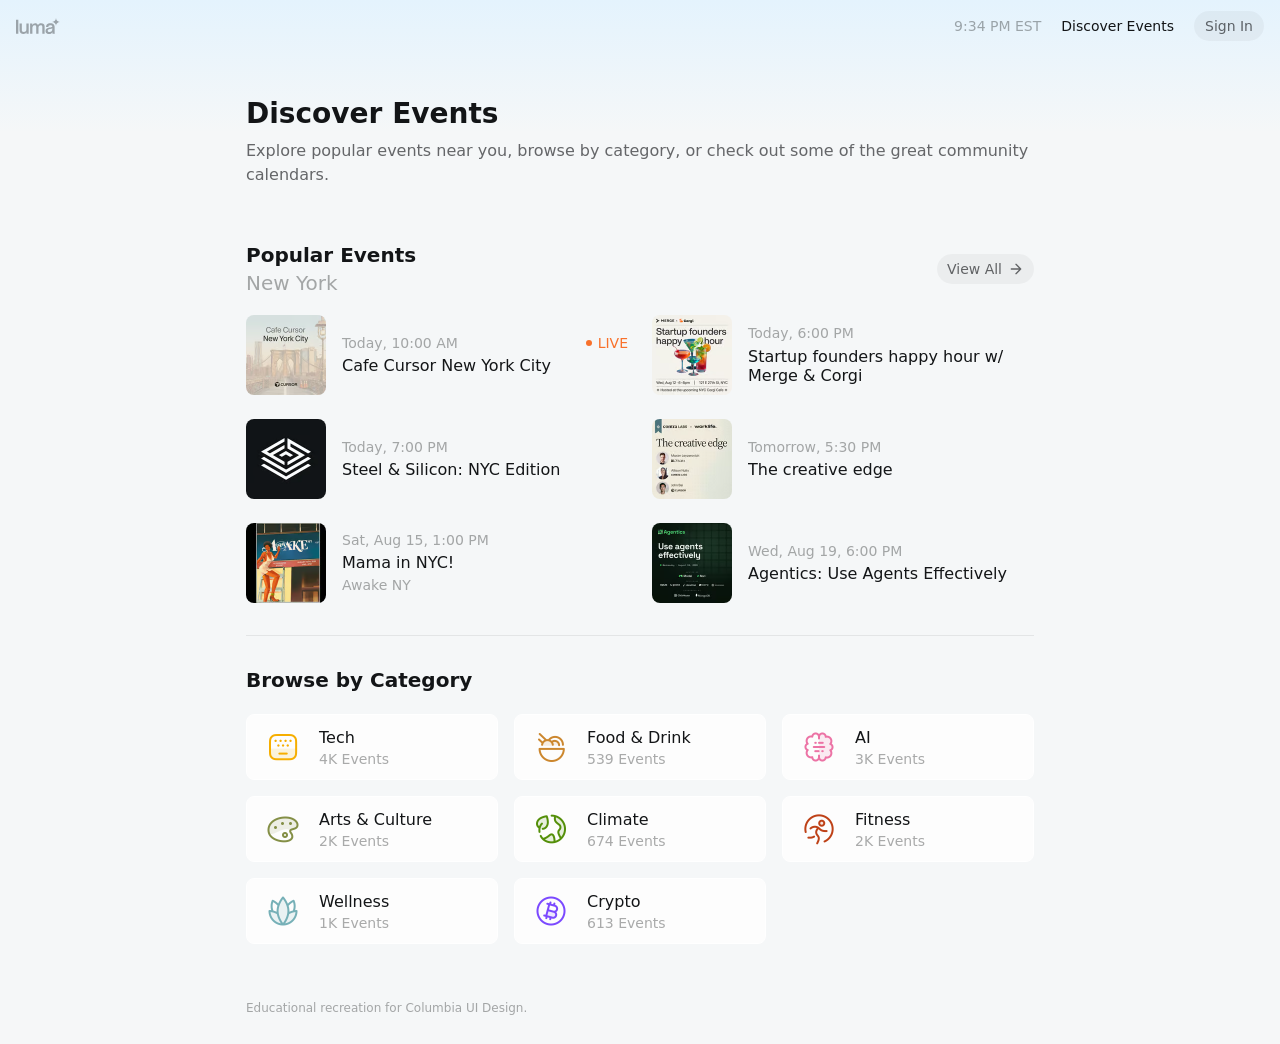
<file: index.html>
<!doctype html>
<html lang="en">
  <head>
    <meta charset="UTF-8" />
    <meta name="viewport" content="width=device-width, initial-scale=1.0" />
    <meta name="description" content="A fictional Lu.ma-style event interface for teaching UI and coding concepts." />
    <title>Lu.ma Teaching Build</title>
    <link rel="icon" href="assets/images/favicon.svg" type="image/svg+xml" sizes="any" />
    <link rel="stylesheet" href="styles.css?v=10" />
    <script src="app.js" defer></script>
  </head>
  <body>
    <a class="skip-link" href="#app">Skip to main content</a>
    <header class="site-header">
      <a class="wordmark" href="#discover" aria-label="Luma home">
        <svg viewBox="0 0 724 264" aria-hidden="true"><path fill="currentColor" d="M38.53 260.65H.43V27.86h38.1zm86.46 2.77c-42.25 0-66.48-22.96-66.48-63V89.33h38.1v108.28c0 23.61 8.7 32.39 32.12 32.39 30.35 0 42.73-14.54 42.73-50.17v-90.5h38.1v171.33h-36.54v-29.91c-4.99 22.98-27.12 32.67-48.03 32.67m347.2-2.77H434.4V149.87c0-22.5-7.01-30.87-25.88-30.87-24.28 0-37.11 14.45-37.11 41.79v99.86h-37.79V149.87c0-21.93-7.23-30.87-24.94-30.87-31.59 0-38.05 32.96-38.05 41.79v99.86h-38.1V89.33h36.54v29.96c6.49-21.02 27.02-33.71 47.72-33.71 20.69 0 38.09 7.9 45.64 33.71 10.13-26.76 28.35-33.71 50.15-33.71 37.88 0 59.61 18.88 59.61 51.81zm76.65 2.77c-52.62 0-61.55-33.45-61.55-50.52 0-20.1 8.83-38.21 27.93-45.55 8.41-3.11 16.52-5.43 24.84-7.1 7.33-1.47 18.64-3.03 26.91-4.17l2.73-.38c14.38-2 29.67-9.21 29.67-18.62 0-16-20.51-18.39-32.74-18.39-13.87 0-23.64 3.57-27.53 10.05-3.49 6.46-3.73 7.97-4.62 13.6l-.62 4.43h-38.1l.68-5.61c1.35-11.14 3.41-19.03 6.48-24.83 10.54-20.39 31.77-30.75 63.08-30.75 26.11 0 44.63 8.23 53.26 15.94 5.31 4.6 9.1 9.84 11.89 16.46 5.84 12.36 6.32 20.63 6.32 29.4v86.43c0 8.07.78 14.97 2.31 20.5l1.76 6.35h-38.91l-.7-4.19c-.5-2.96-.67-19.75-.88-26.23-8.99 23.61-28.27 33.18-52.21 33.18m50.53-93.72c-7.97 6.11-20.47 9.6-38.62 13.23-31.27 5.78-36.54 13.06-36.54 27.22 0 12.5 10.63 20.26 27.75 20.26 33.23 0 47.41-15.48 47.41-51.77zm124.2-105.51C688.46 64.19 660 35.73 660 .62c0 35.11-28.46 63.57-63.57 63.57 35.11 0 63.57 28.46 63.57 63.57 0-35.11 28.46-63.57 63.57-63.57" /></svg>
      </a>
      <nav class="site-nav" aria-label="Primary navigation">
        <span class="current-time" id="current-time" aria-hidden="true"></span>
        <a href="#discover" data-nav="discover">Discover Events</a>
        <a class="quiet-button" href="events.html">Sign In</a>
      </nav>
    </header>

    <main id="app" tabindex="-1"></main>

    <p class="sr-only" id="status-message" aria-live="polite" aria-atomic="true"></p>

    <footer class="site-footer"><p>Educational recreation for Columbia UI Design.</p></footer>
  </body>
</html>
</file>
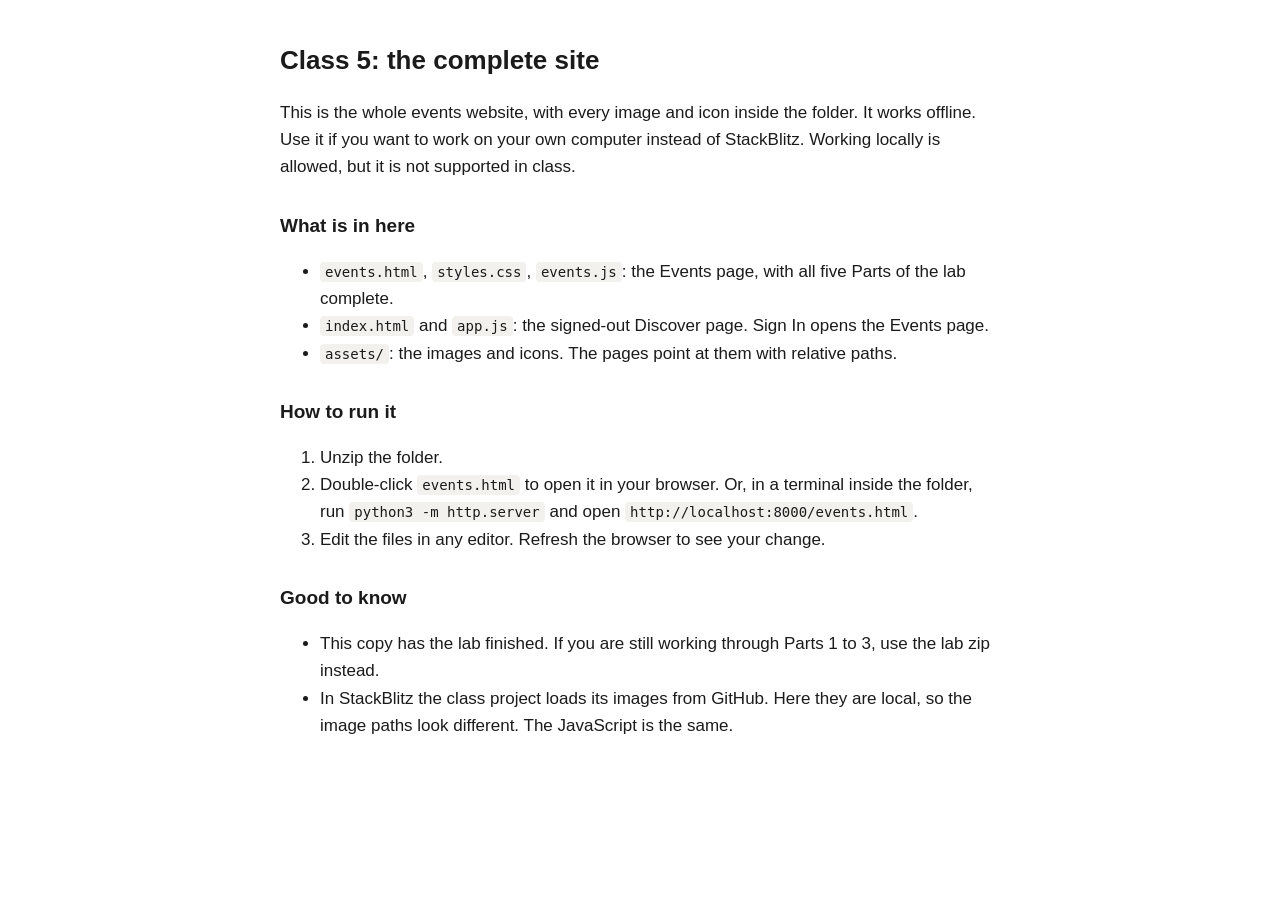
<file: README.html>
<!doctype html><html lang="en"><head><meta charset="utf-8"><meta name="viewport" content="width=device-width,initial-scale=1"><title>Complete site: read me</title>
<style>body{font:17px/1.6 -apple-system,Segoe UI,Helvetica,Arial,sans-serif;max-width:720px;margin:40px auto;padding:0 20px;color:#1b1b1b}code{font:14px Menlo,Consolas,monospace;background:#f2f1ee;padding:2px 5px;border-radius:4px}h1{font-size:26px}h2{font-size:19px;margin-top:30px}@media (prefers-color-scheme:dark){body{background:#16181b;color:#e8e6e1}code{background:#2a2d31}}</style></head><body>
<h1>Class 5: the complete site</h1>
<p>This is the whole events website, with every image and icon inside the folder. It works offline. Use it if you want to work on your own computer instead of StackBlitz. Working locally is allowed, but it is not supported in class.</p>
<h2>What is in here</h2>
<ul><li><code>events.html</code>, <code>styles.css</code>, <code>events.js</code>: the Events page, with all five Parts of the lab complete.</li>
<li><code>index.html</code> and <code>app.js</code>: the signed-out Discover page. Sign In opens the Events page.</li>
<li><code>assets/</code>: the images and icons. The pages point at them with relative paths.</li></ul>
<h2>How to run it</h2>
<ol><li>Unzip the folder.</li><li>Double-click <code>events.html</code> to open it in your browser. Or, in a terminal inside the folder, run <code>python3 -m http.server</code> and open <code>http://localhost:8000/events.html</code>.</li><li>Edit the files in any editor. Refresh the browser to see your change.</li></ol>
<h2>Good to know</h2>
<ul><li>This copy has the lab finished. If you are still working through Parts 1 to 3, use the lab zip instead.</li><li>In StackBlitz the class project loads its images from GitHub. Here they are local, so the image paths look different. The JavaScript is the same.</li></ul>
</body></html>
</file>
<file: styles.css>
/*
  Lu.ma teaching build stylesheet

  1. Foundations: tokens, reset, type roles, and accessibility utilities
  2. Discover reference: signed-out page and supporting views
  3. Events reference: Class 2 responsive timeline
  4. Invitation panel: Class 5 interaction states

  Keep reusable values in :root and prefer component classes over element or ID
  selectors. Responsive rules stay beside the component they adapt so students
  can connect each layout decision to its narrow-screen behavior.
*/

/* 1. Foundations: tokens, reset, type roles, and accessibility utilities. */
:root {
  --ink: rgb(19, 21, 23);
  --secondary: rgba(19, 21, 23, 0.64);
  --tertiary: rgba(19, 21, 23, 0.36);
  --line: rgba(19, 21, 23, 0.08);
  --button: rgba(19, 21, 23, 0.04);
  --page: #f6f7f8;
  --content: 788px;
  --focus-ring: #276dd8;
  --duration-hover: 140ms;
  --duration-panel: 320ms;
  --duration-scrim: 180ms;
  --ease-panel: cubic-bezier(.22, 1, .36, 1);
  --type-body-size: 16px;
  --type-body-line-height: 24px;
  --type-body-small-size: 14px;
  --type-body-small-line-height: 20px;
  --type-regular-weight: 400;
  --type-medium-weight: 500;
  --type-semibold-weight: 600;
  --type-button-size: 14px;
  --type-button-line-height: 20px;
  --type-button-weight: var(--type-regular-weight);
  font-family: system-ui, -apple-system, "Apple Color Emoji", Inter, Roboto, "Segoe UI", "Helvetica Neue", Arial, "Noto Sans", sans-serif;
  font-optical-sizing: auto;
  font-synthesis: none;
  color: var(--ink);
  background: var(--page);
}

* { box-sizing: border-box; }

html { scroll-behavior: smooth; }

body {
  min-width: 320px;
  min-height: 100vh;
  margin: 0;
  color: var(--ink);
  background: linear-gradient(180deg, #e4f3fd 0, #f5f7f8 132px, #f5f7f8 100%);
  font-size: var(--type-body-size);
  font-weight: var(--type-regular-weight);
  line-height: var(--type-body-line-height);
  letter-spacing: 0;
}

/* Shared type roles used by the approved Events page and its invitation panel. */
.type-body,
.type-body-small,
.type-medium,
.type-semibold {
  font-size: var(--type-body-size);
  line-height: var(--type-body-line-height);
  letter-spacing: 0;
}

.type-body { font-weight: var(--type-regular-weight); }
.type-body-small {
  font-size: var(--type-body-small-size);
  font-weight: var(--type-regular-weight);
  line-height: var(--type-body-small-line-height);
}
.type-medium { font-weight: var(--type-medium-weight); }
.type-semibold { font-weight: var(--type-semibold-weight); }

body.has-dialog-open { overflow: hidden; }

button, input, select { font: inherit; }
button {
  font-size: var(--type-button-size);
  font-weight: var(--type-button-weight);
  line-height: var(--type-button-line-height);
}
button, a { -webkit-tap-highlight-color: transparent; }
a { color: inherit; }
img { display: block; }

:focus-visible {
  outline: 3px solid var(--focus-ring);
  outline-offset: 3px;
}

.sr-only {
  position: absolute;
  width: 1px;
  height: 1px;
  padding: 0;
  margin: -1px;
  overflow: hidden;
  clip: rect(0, 0, 0, 0);
  white-space: nowrap;
  border: 0;
}

.skip-link {
  position: fixed;
  z-index: 20;
  top: 10px;
  left: 10px;
  padding: 8px 12px;
  border-radius: 8px;
  color: white;
  background: #1f4f88;
  transform: translateY(-150%);
}

.skip-link:focus { transform: translateY(0); }

/* 2. Discover reference: header, event list, and category cards. */
.site-header {
  width: 100%;
  height: 52px;
  padding: 12px 16px;
  display: flex;
  align-items: center;
  justify-content: space-between;
}

.wordmark {
  width: 43.875px;
  height: 16px;
  display: block;
  color: var(--tertiary);
}

.wordmark svg { width: 100%; height: 100%; display: block; }

.wordmark,
.quiet-button,
.view-all,
.event-cover {
  transition: color 140ms ease, background-color 140ms ease, box-shadow 160ms ease, transform 160ms ease;
}

.site-nav {
  height: 30px;
  display: flex;
  align-items: center;
  justify-content: flex-end;
  gap: 20px;
  color: var(--tertiary);
  font-size: 14px;
  font-weight: 500;
  line-height: 21px;
}

.site-nav a {
  text-decoration: none;
  transition: color 140ms ease;
}

.site-nav a[aria-current="page"] { color: var(--ink); }

.quiet-button {
  min-width: 66.953px;
  height: 30px;
  padding: 7px 10px;
  display: inline-flex;
  align-items: center;
  justify-content: center;
  border: 1px solid transparent;
  border-radius: 15px;
  color: var(--secondary);
  background: var(--button);
  font-size: var(--type-button-size);
  font-weight: var(--type-button-weight);
  line-height: var(--type-button-line-height);
  cursor: pointer;
}

main {
  min-height: calc(100vh - 52px);
}

.discover-header,
.discover-description,
.discover-content,
.standard-page {
  width: min(calc(100% - 32px), var(--content));
  margin-inline: auto;
}

.discover-header { padding-top: 45px; }

.page-heading {
  margin: 0;
  color: var(--ink);
  font-size: 28px;
  font-weight: 600;
  line-height: 33.6px;
  letter-spacing: 0;
}

.discover-description {
  padding-top: 8px;
  padding-bottom: 24px;
  margin-bottom: 8px;
  color: var(--secondary);
  font-size: 16px;
  font-weight: 400;
  line-height: 24px;
  letter-spacing: 0;
}

.discover-description p { margin: 0; }

.section-heading-row {
  height: 52px;
  margin: 32px 0 20px;
  display: flex;
  align-items: center;
  justify-content: space-between;
  gap: 8px;
}

.section-heading-row h2,
.category-section h2 {
  margin: 0;
  color: var(--ink);
  font-size: 20px;
  font-weight: 600;
  line-height: 24px;
  letter-spacing: 0;
}

.section-heading-row p {
  margin: 0;
  padding-top: 4px;
  color: var(--tertiary);
  font-size: 20px;
  font-weight: 400;
  line-height: 24px;
  letter-spacing: 0;
}

.view-all {
  height: 30px;
  padding: 7px 10px;
  display: flex;
  align-items: center;
  gap: 6px;
  border-radius: 16px;
  color: var(--secondary);
  background: var(--button);
  text-decoration: none;
  font-size: var(--type-button-size);
  font-weight: var(--type-button-weight);
  line-height: var(--type-button-line-height);
}

.view-all svg { width: 16px; height: 16px; }

.event-scroll { overflow: visible; }

.event-grid {
  margin: -12px 0;
  display: grid;
  grid-template-columns: repeat(2, minmax(0, 382px));
  column-gap: 24px;
}

.event-card {
  min-width: 0;
  height: 104px;
  padding: 12px 8px;
  margin: 0 -8px;
  position: relative;
  display: flex;
  align-items: center;
  gap: 16px;
  border-radius: 8px;
}

.event-link {
  position: absolute;
  inset: 0;
  z-index: 1;
  border-radius: 8px;
}

.event-cover {
  width: 80px;
  height: 80px;
  flex: 0 0 80px;
  display: block;
  border-radius: 8px;
  object-fit: cover;
  background: white;
}

.event-copy { min-width: 0; flex: 1; }

.event-time {
  margin: 0 0 4px;
  color: var(--tertiary);
  font-size: 14px;
  font-weight: 400;
  line-height: 18.2px;
  letter-spacing: 0;
}

.event-title {
  margin: 0;
  display: -webkit-box;
  overflow: hidden;
  -webkit-box-orient: vertical;
  -webkit-line-clamp: 2;
  color: var(--ink);
  font-size: 16px;
  font-weight: 500;
  line-height: 19.2px;
  letter-spacing: 0;
}

.event-location {
  margin: 4px 0 0;
  overflow: hidden;
  color: var(--tertiary);
  text-overflow: ellipsis;
  white-space: nowrap;
  font-size: 14px;
  line-height: 18.2px;
}

.event-live {
  margin-left: auto;
  align-self: flex-start;
  padding-top: 19px;
  display: flex;
  align-items: center;
  color: rgb(248, 113, 43);
  white-space: nowrap;
  font-size: 14px;
  font-weight: 500;
  line-height: 18.2px;
}

.event-live::before {
  content: "";
  width: 6px;
  height: 6px;
  margin-right: 6px;
  display: block;
  border-radius: 50%;
  background: rgb(248, 113, 43);
  animation: event-live-badge-blink 2s ease infinite;
}

@keyframes event-live-badge-blink {
  0%, 100% { opacity: 1; }
  50% { opacity: 0; }
}

@media (prefers-reduced-motion: reduce) {
  .event-live::before { animation: none; }
}

.category-section {
  margin-top: 32px;
  padding-top: 32px;
  border-top: 1px solid var(--line);
}

.category-grid {
  margin-top: 22px;
  display: grid;
  grid-template-columns: repeat(3, 1fr);
  gap: 16px;
}

.category-card {
  height: 66px;
  padding: 10px 12px;
  display: flex;
  align-items: center;
  gap: 12px;
  border: 1px solid white;
  border-radius: 8px;
  background: rgba(255, 255, 255, 0.8);
  text-decoration: none;
  transition: background-color 140ms ease, border-color 140ms ease, box-shadow 160ms ease;
}

.category-card img {
  width: 48px;
  height: 48px;
  flex: 0 0 48px;
  object-fit: contain;
}
.category-card span, .category-card strong, .category-card small { display: block; }
.category-card strong {
  color: var(--ink);
  font-size: 16px;
  font-weight: 500;
  line-height: 24px;
  letter-spacing: 0;
}

.category-card small {
  color: var(--tertiary);
  font-size: 14px;
  font-weight: 400;
  line-height: 18.2px;
  letter-spacing: 0;
}

@media (hover: hover) and (pointer: fine) {
  .wordmark:hover { color: var(--ink); }
  .site-nav a:not(.quiet-button):hover { color: rgba(19, 21, 23, 0.99); }
  .quiet-button:hover,
  .view-all:hover { color: white; background: rgba(19, 21, 23, 0.6); }
  .event-card:hover .event-cover { box-shadow: 0 10px 26px rgba(19, 21, 23, 0.16); transform: translateY(-1px); }
  .category-card:hover {
    border-color: rgba(19, 21, 23, 0.12);
    background: rgba(255, 255, 255, 0.98);
    box-shadow: 0 4px 10px rgba(19, 21, 23, 0.06);
  }
}

.site-footer {
  width: min(calc(100% - 32px), var(--content));
  margin: 52px auto 24px;
  color: var(--tertiary);
  font-size: 12px;
}

/* 2a. Discover supporting views: saved events, details, and RSVP form. */
.standard-page { padding-top: 44px; }
.standard-page .page-intro { max-width: 620px; margin: 8px 0 32px; color: var(--secondary); }
.empty-state { padding: 40px 24px; border: 1px solid var(--line); border-radius: 16px; background: rgba(255,255,255,.55); text-align: center; }
.empty-state h2 { margin: 0 0 8px; }
.empty-state p { margin: 0 0 18px; color: var(--secondary); }
.primary-button, .secondary-button { min-height: 42px; padding: 10px 16px; border: 1px solid transparent; border-radius: 12px; display: inline-grid; place-items: center; font-size: var(--type-button-size); font-weight: var(--type-button-weight); line-height: var(--type-button-line-height); text-decoration: none; cursor: pointer; }
.primary-button { color: white; background: #526965; }
.secondary-button { color: var(--secondary); background: var(--button); border-color: var(--line); }
.detail-layout { width: min(calc(100% - 32px), 930px); margin: 44px auto 0; display: grid; grid-template-columns: 330px minmax(0, 1fr); gap: 34px; align-items: start; }
.detail-aside { position: sticky; top: 18px; }
.hero-cover { width: 100%; aspect-ratio: 1; display: block; border-radius: 20px; object-fit: cover; }
.host-card { padding: 18px 4px; }
.eyebrow { margin: 0 0 4px; color: var(--tertiary); font-size: 13px; }
.host-name { margin: 0; font-weight: 600; }
.host-description { margin: 12px 0 0; color: var(--secondary); font-size: 14px; line-height: 20px; }
.back-link { display: inline-block; margin-bottom: 16px; color: var(--secondary); text-decoration: none; }
.detail-title { margin: 0 0 24px; font-size: 40px; font-weight: 600; line-height: 44px; }
.fact-list { margin-bottom: 24px; display: grid; gap: 14px; }
.fact { padding-left: 0; }
.fact strong, .fact span { display: block; }
.fact span { margin-top: 2px; color: var(--secondary); font-size: 14px; }
.fact-icon { display: none; }
.registration-card { overflow: hidden; border: 1px solid var(--line); border-radius: 16px; background: rgba(255,255,255,.7); }
.registration-card > h2 { margin: 0; padding: 12px 16px; border-bottom: 1px solid var(--line); color: var(--secondary); background: var(--button); font-size: 14px; font-weight: 500; }
.registration-body { padding: 18px; }
.registration-body p { margin: 0 0 16px; }
.registration-actions { margin-top: 10px; display: grid; grid-template-columns: 1fr; gap: 10px; }
.rsvp-form { display: grid; gap: 13px; }
.form-row { display: grid; grid-template-columns: 1fr 120px; gap: 12px; }
.field { display: grid; gap: 6px; }
.field label { font-size: 13px; font-weight: 600; }
.field input, .field select { width: 100%; min-height: 42px; padding: 9px 11px; border: 1px solid rgba(19,21,23,.16); border-radius: 10px; background: white; }
.form-error { margin: 0; color: #9d3030; font-size: 13px; font-weight: 600; }
.confirmation strong { display: block; margin-bottom: 4px; }
.about-section { margin-top: 26px; }
.about-section h2 { padding-bottom: 10px; border-bottom: 1px solid var(--line); font-size: 16px; }
.about-section p { line-height: 25px; }

@media (max-width: 720px) {
  .current-time { display: none; }
  .site-nav { gap: 14px; }
  .discover-header { padding-top: 22px; }
  .discover-description { padding-bottom: 20px; }
  .section-heading-row { margin-top: 12px; }
  .event-scroll { width: calc(100vw - 16px); overflow-x: auto; overflow-y: hidden; scrollbar-width: none; }
  .event-scroll::-webkit-scrollbar { display: none; }
  .event-grid { width: 680px; grid-template-columns: repeat(2, 328px); column-gap: 24px; }
  .event-card { width: 328px; }
  .event-copy { max-width: 216px; }
  .event-live { display: none; }
  .category-grid { grid-template-columns: repeat(2, 1fr); }
  .detail-layout { margin-top: 18px; grid-template-columns: 1fr; }
  .detail-aside { position: static; }
  .host-card { display: none; }
  .detail-title { font-size: 32px; line-height: 35px; }
}

@media (max-width: 460px) {
  .site-header { padding-inline: 16px; }
  .discover-header, .discover-description, .discover-content, .standard-page { width: calc(100% - 32px); }
  .view-all { flex: 0 0 auto; }
  .form-row { grid-template-columns: 1fr; }
}

@media (prefers-reduced-motion: reduce) { html { scroll-behavior: auto; } }

/* 3. Events reference: approved Class 2 responsive timeline. */
.events-page {
  --events-content: 788px;
  --events-control-size: 40px;
  --events-header-height: 54px;
  --events-header-height-compact: 46px;
  --events-relative-day-size: 16px;
  --events-relative-day-weight: 500;
  --events-relative-day-line-height: 24px;
  --events-calendar-date-size: 16px;
  --events-calendar-date-weight: 500;
  --events-calendar-date-line-height: 24px;
  background: linear-gradient(180deg, #e4f3fd 0, #f6f7f8 118px, #f6f7f8 100%);
}

.events-site-header {
  width: 100%;
  height: var(--events-header-height);
  padding: 0 16px 0 8px;
  position: sticky;
  z-index: 18;
  top: 0;
  display: flex;
  align-items: center;
  justify-content: space-between;
  gap: 24px;
  border-bottom: 1px solid transparent;
  color: var(--tertiary);
  background: transparent;
  box-shadow: none;
  backdrop-filter: blur(0) saturate(1);
  -webkit-backdrop-filter: blur(0) saturate(1);
  font-size: 14px;
  font-weight: 500;
  line-height: 21px;
}

/* The header gains its divider and translucent surface only after scrolling. */

@keyframes events-header-scroll-state {
  to {
    border-bottom-color: rgba(19, 21, 23, .08);
    background: linear-gradient(180deg, rgba(228, 243, 253, .94), rgba(235, 244, 249, .9));
    box-shadow: 0 1px 0 rgba(255, 255, 255, .45);
    backdrop-filter: blur(16px) saturate(1.08);
    -webkit-backdrop-filter: blur(16px) saturate(1.08);
  }
}

@supports (animation-timeline: scroll()) {
  .events-site-header {
    animation: events-header-scroll-state 1ms linear both;
    animation-timeline: scroll(root block);
    animation-range: 1px 2px;
  }
}

.events-primary-nav,
.events-account-nav {
  display: flex;
  align-items: center;
}

.events-primary-nav {
  gap: 20px;
  position: absolute;
  top: 50%;
  left: max(40px, calc((100% - var(--events-content)) / 2));
  transform: translateY(-50%);
}
.events-account-nav {
  gap: 18px;
  margin-left: auto;
}

.events-primary-nav a,
.events-account-nav a {
  color: inherit;
  text-decoration: none;
}

.events-home-mark,
.icon-link,
.profile-link {
  display: grid;
  place-items: center;
}

.icon-link,
.profile-link {
  width: var(--events-control-size);
  height: var(--events-control-size);
  border-radius: 50%;
  background: transparent;
  transition: background-color var(--duration-hover) ease;
}

.events-home-mark {
  width: 20px;
  height: 20px;
  position: absolute;
  top: 50%;
  left: 8px;
  transform: translateY(-50%);
}
.events-home-mark img {
  width: 18px;
  height: 18px;
  opacity: .34;
  transition: opacity var(--duration-hover) ease;
}

.events-nav-link {
  display: flex;
  align-items: center;
  gap: 6px;
}

.events-nav-link img {
  width: 18px;
  height: 18px;
  opacity: .45;
  transition: opacity var(--duration-hover) ease;
}

.events-nav-link.is-current {
  color: var(--ink);
}

.events-nav-link.is-current img {
  opacity: 1;
}

.events-account-nav time {
  color: var(--tertiary);
}

.icon-link {
  position: relative;
}

.icon-link img {
  width: 19px;
  height: 19px;
  opacity: .5;
  transition: opacity var(--duration-hover) ease;
}

.has-notification::after {
  content: "";
  width: 7px;
  height: 7px;
  position: absolute;
  top: 7px;
  right: 7px;
  border-radius: 50%;
  background: #f14242;
}

.profile-link {
  overflow: visible;
}

.profile-link img {
  width: 24px;
  height: 24px;
  object-fit: cover;
  border: 3px solid white;
  border-radius: 50%;
  background: var(--ink);
}

.events-main {
  width: min(calc(100% - 32px), var(--events-content));
  margin-inline: auto;
  padding: 31px 0 88px;
}

/* Timeline layout: date rail, connecting line, and responsive event cards. */

.events-title-row {
  min-height: 48px;
  display: flex;
  align-items: flex-start;
  justify-content: space-between;
  gap: 24px;
}

.events-title-row h1 {
  margin: 0;
  color: var(--ink);
  font-size: 28px;
  font-weight: 600;
  line-height: 33.6px;
}

.event-view-switcher {
  width: 174px;
  height: 36px;
  padding: 2px;
  display: grid;
  grid-template-columns: 1fr 1fr;
  border-radius: 10px;
  background: rgba(19, 21, 23, .035);
}

.event-view-switcher a,
.event-view-switcher span {
  display: grid;
  place-items: center;
  border-radius: 8px;
  color: var(--tertiary);
  text-decoration: none;
  font-size: 14px;
  font-weight: 500;
  line-height: 20px;
  transition: color var(--duration-hover) ease;
}

.event-view-switcher a.is-selected {
  color: var(--ink);
  background: rgba(255, 255, 255, .92);
  box-shadow: 0 1px 3px rgba(19, 21, 23, .1);
}

.event-timeline {
  margin-top: 40px;
}

.event-day-group {
  min-height: 228px;
  position: relative;
  display: grid;
  grid-template-columns: 145px 1fr;
  column-gap: 30px;
}

.event-day-label {
  padding-top: 1px;
}

.event-day-heading {
  margin: 0;
  color: var(--ink);
  letter-spacing: 0;
}

.event-day-heading--relative {
  font-size: var(--events-relative-day-size);
  font-weight: var(--events-relative-day-weight);
  line-height: var(--events-relative-day-line-height);
}

.event-day-heading--calendar {
  font-size: var(--events-calendar-date-size);
  font-weight: var(--events-calendar-date-weight);
  line-height: var(--events-calendar-date-line-height);
}

.event-day-label p {
  margin: 3px 0 0;
  color: var(--tertiary);
  font-size: 16px;
  font-weight: 400;
  line-height: 24px;
  letter-spacing: 0;
}

.event-day-group::before {
  content: "";
  width: 1px;
  position: absolute;
  top: 11px;
  bottom: 0;
  left: 145px;
  background: repeating-linear-gradient(
    to bottom,
    rgba(19, 21, 23, .075) 0 3px,
    transparent 3px 7px
  );
}

.event-day-group:not(:last-child)::before {
  bottom: -11px;
}

.timeline-dot {
  width: 8px;
  height: 8px;
  position: absolute;
  z-index: 2;
  top: 7px;
  left: 141.5px;
  border-radius: 50%;
  background: rgba(19, 21, 23, .18);
}

.timeline-event-card {
  min-width: 0;
  height: 178px;
  padding: 16px 14px 16px 18px;
  position: relative;
  display: flex;
  justify-content: space-between;
  gap: 24px;
  overflow: hidden;
  border: 1px solid transparent;
  border-radius: 12px;
  background: rgba(255, 255, 255, .68);
  transition: border-color 160ms ease, box-shadow 160ms ease, background-color 160ms ease;
}

.timeline-event-link {
  position: absolute;
  z-index: 2;
  inset: 0;
  border-radius: 12px;
}

.timeline-event-copy {
  min-width: 0;
  flex: 1;
}

.timeline-event-copy > time {
  display: block;
  margin-bottom: 7px;
  color: var(--tertiary);
  font-size: 16px;
  font-weight: 400;
  line-height: 24px;
}

.timeline-event-copy h3 {
  max-width: 430px;
  margin: 0 0 8px;
  color: var(--ink);
  font-size: 20px;
  font-weight: 500;
  line-height: 24px;
  letter-spacing: 0;
}

.event-host,
.event-place {
  min-width: 0;
  margin: 0;
  display: flex;
  align-items: center;
  gap: 7px;
  overflow: hidden;
  color: var(--tertiary);
  text-overflow: ellipsis;
  white-space: nowrap;
  font-size: 16px;
  font-weight: 400;
  line-height: 24px;
  letter-spacing: 0;
}

.event-place {
  margin-top: 4px;
}

.event-place img {
  width: 16px;
  height: 16px;
  flex: 0 0 16px;
  opacity: .46;
}

.host-avatar {
  width: 17px;
  height: 17px;
  flex: 0 0 17px;
  overflow: hidden;
  border-radius: 50%;
}

.host-avatar img {
  width: 100%;
  height: 100%;
  object-fit: cover;
}

.avatar-stack-row {
  gap: 5px;
}

.avatar-stack,
.attendee-stack {
  display: flex;
  align-items: center;
}

.avatar-stack {
  flex: 0 0 auto;
}
.avatar-stack img,
.attendee-stack img {
  width: 17px;
  height: 17px;
  margin-left: -5px;
  border: 1px solid white;
  border-radius: 50%;
  object-fit: cover;
}

.avatar-stack img:first-child,
.attendee-stack img:first-child {
  margin-left: 0;
}

.invitation-status {
  min-height: 22px;
  padding: 2px 8px;
  margin-top: 13px;
  display: inline-grid;
  place-items: center;
  border-radius: 4px;
  color: white;
  background: #1769ed;
  font-size: 13px;
  font-weight: 500;
  line-height: 18px;
}

.invitation-status.is-going {
  color: rgba(255, 255, 255, .92);
  background: rgb(126, 181, 119);
}

.invitation-status.is-declined {
  color: var(--secondary);
  background: rgba(19, 21, 23, .1);
}

.status-and-attendees {
  margin-top: 13px;
  display: flex;
  align-items: center;
  gap: 8px;
}

.status-and-attendees .invitation-status {
  margin-top: 0;
}

.attendee-stack span {
  height: 20px;
  padding: 1px 6px;
  margin-left: -3px;
  display: grid;
  place-items: center;
  border-radius: 10px;
  color: var(--secondary);
  background: rgba(19, 21, 23, .045);
  font-size: 11px;
  line-height: 18px;
}

.timeline-event-image {
  width: 120px;
  height: 120px;
  flex: 0 0 120px;
  display: block;
  border-radius: 10px;
  object-fit: cover;
}

@media (hover: hover) and (pointer: fine) {
  .events-primary-nav a:hover,
  .events-account-nav a:hover { color: var(--ink); }
  .event-view-switcher span:hover { color: var(--ink); }
  .events-nav-link:not(.is-current):hover img { opacity: .72; }
  .events-home-mark:hover img { opacity: .92; }
  .icon-link:hover,
  .profile-link:hover { background: rgba(19, 21, 23, .065); }
  .icon-link:hover img { opacity: .82; }
  .timeline-event-card:hover {
    border-color: rgba(19, 21, 23, .16);
    background: rgba(255, 255, 255, .83);
    box-shadow: 0 10px 26px rgba(19, 21, 23, .055);
  }
}

@media (max-width: 720px) {
  .events-site-header { height: var(--events-header-height-compact); padding: 3px 24px; }
  .events-home-mark,
  .events-account-nav time,
  .events-account-nav > a:not(.profile-link) { display: none; }
  .events-primary-nav {
    --events-label-shift: 50px;
    --calendars-label-shift: 72px;
    gap: 12px;
    position: static;
    transform: none;
  }
  .events-account-nav { gap: 0; }
  .events-nav-link {
    width: 32px;
    height: 32px;
    position: relative;
    justify-content: center;
    gap: 0;
    transition:
      color var(--duration-hover) ease,
      transform 180ms cubic-bezier(.2, .8, .2, 1);
  }
  .events-nav-link img { width: 21px; height: 21px; }
  .events-nav-link span {
    width: max-content;
    padding-left: 6px;
    position: absolute;
    top: 50%;
    left: 100%;
    display: block;
    opacity: 0;
    pointer-events: none;
    white-space: nowrap;
    transform: translate(-4px, -50%);
    transition:
      opacity 140ms ease-out,
      transform 180ms ease-out;
  }
  .events-nav-link:focus-visible { color: var(--ink); }
  .events-nav-link:hover,
  .events-nav-link:focus-visible { z-index: 1; }
  .events-nav-link:focus-visible img { opacity: .72; }
  .events-nav-link.is-current:focus-visible img { opacity: 1; }
  .events-nav-link:focus-visible span {
    opacity: 1;
    transform: translate(0, -50%);
    transition-duration: 0s;
  }
  .events-nav-link:nth-child(1):focus-visible ~ .events-nav-link {
    transform: translateX(var(--events-label-shift));
  }
  .events-nav-link:nth-child(2):focus-visible ~ .events-nav-link {
    transform: translateX(var(--calendars-label-shift));
  }
  .events-primary-nav:has(.events-nav-link:focus-visible) .events-nav-link {
    transition-duration: 0s;
  }
  .events-main { width: calc(100% - 48px); margin-inline: 24px; padding-top: 24px; }
  .events-title-row { align-items: center; }
  .event-timeline { margin-top: 28px; }
  .event-day-group { min-height: 236px; display: block; }
  .event-day-label { margin-bottom: 12px; }
  .event-day-label h2,
  .event-day-label p { display: inline; }
  .event-day-label p::before { content: " · "; }
  .event-day-group::before,
  .timeline-dot { display: none; }
  .timeline-event-card { width: 100%; height: 180px; padding: 16px; }
  .timeline-event-image { width: 108px; height: 108px; flex-basis: 108px; }
}

@media (max-width: 720px) and (hover: hover) and (pointer: fine) {
  .events-nav-link:hover span {
    opacity: 1;
    pointer-events: auto;
    transform: translate(0, -50%);
  }
  .events-nav-link:nth-child(1):hover ~ .events-nav-link {
    transform: translateX(var(--events-label-shift));
  }
  .events-nav-link:nth-child(2):hover ~ .events-nav-link {
    transform: translateX(var(--calendars-label-shift));
  }
}

@media (max-width: 480px) {
  .events-title-row { align-items: flex-start; }
  .event-view-switcher { width: 144px; }
  .timeline-event-card { height: auto; min-height: 188px; gap: 14px; }
  .timeline-event-image { width: 88px; height: 88px; flex-basis: 88px; }
}

/* 4. Invitation panel: supplied HTML/CSS foundation for Class 5 JavaScript. */
.invitation-layer {
  position: fixed;
  z-index: 30;
  inset: 0;
  visibility: hidden;
  pointer-events: none;
  transition: visibility 0s linear var(--duration-panel);
}

.invitation-layer:target,
.invitation-layer.is-open,
.invitation-layer.is-closing {
  visibility: visible;
  transition-delay: 0s;
}

.invitation-layer:target,
.invitation-layer.is-open { pointer-events: auto; }

.invitation-layer.is-closing { pointer-events: none; }

.invitation-scrim {
  padding: 0;
  position: absolute;
  inset: 0;
  border: 0;
  background: rgba(32, 38, 43, .42);
  backdrop-filter: blur(1px);
  cursor: default;
  opacity: 0;
  transition: opacity var(--duration-scrim) ease;
}

.invitation-layer:target .invitation-scrim,
.invitation-layer.is-open .invitation-scrim { opacity: 1; }

.invitation-panel {
  width: min(620px, calc(100vw - 48px));
  position: absolute;
  top: 10px;
  right: 12px;
  bottom: 10px;
  overflow: hidden;
  border: 1px solid rgba(19, 21, 23, .12);
  border-radius: 12px;
  background: #fbfbfb;
  box-shadow: 0 16px 44px rgba(19, 21, 23, .22);
  transform: translateX(calc(100% + 24px));
  transition: transform var(--duration-panel) var(--ease-panel);
  font-size: var(--type-body-size);
  font-weight: var(--type-regular-weight);
  line-height: var(--type-body-line-height);
}

/* Panel toolbar and shared compact action treatment. */

.invitation-layer:target .invitation-panel,
.invitation-layer.is-open .invitation-panel { transform: translateX(0); }

.invitation-toolbar {
  height: 48px;
  padding: 8px 12px;
  position: relative;
  z-index: 2;
  display: flex;
  align-items: center;
  justify-content: flex-start;
  gap: 12px;
  border-bottom: 1px solid var(--line);
  background: rgba(255, 255, 255, .94);
}

.panel-close,
.panel-toolbar-actions a,
.panel-toolbar-actions button {
  min-height: 32px;
  padding: 6px 12px;
  border: 0;
  border-radius: 8px;
  color: var(--secondary);
  background: var(--button);
  text-decoration: none;
  font-size: var(--type-button-size);
  font-weight: var(--type-button-weight);
  line-height: var(--type-button-line-height);
  cursor: pointer;
  transition: color var(--duration-hover) ease, background-color var(--duration-hover) ease;
}

.panel-close {
  width: 36px;
  height: 36px;
  min-height: 36px;
  padding: 6px;
  position: relative;
  display: grid;
  place-items: center;
  background: transparent;
}

.panel-close img {
  width: 22px;
  height: 22px;
  opacity: .64;
  transition: opacity var(--duration-hover) ease, filter var(--duration-hover) ease;
}

.panel-close::after {
  content: attr(data-tooltip);
  padding: 5px 9px;
  position: absolute;
  top: calc(100% + 8px);
  left: 0;
  visibility: hidden;
  border-radius: 7px;
  color: white;
  background: #131517;
  font-size: var(--type-body-size);
  font-weight: var(--type-medium-weight);
  line-height: var(--type-body-line-height);
  opacity: 0;
  pointer-events: none;
  transform: translateY(-2px);
  transition: opacity var(--duration-hover) ease, transform var(--duration-hover) ease;
}

.panel-toolbar-actions { margin-left: 6px; display: flex; align-items: center; gap: 8px; }

.panel-toolbar-actions a,
.panel-toolbar-actions button {
  display: inline-flex;
  align-items: center;
  gap: 7px;
}

.panel-toolbar-actions img {
  width: 17px;
  height: 17px;
  opacity: .64;
  transition: opacity var(--duration-hover) ease, filter var(--duration-hover) ease;
}

.invitation-panel-scroll {
  height: calc(100% - 48px);
  padding: 30px 20px 48px;
  overflow-y: auto;
  overscroll-behavior: contain;
}

/* Event identity and date/location facts. */

.invitation-hero {
  width: min(290px, 68%);
  aspect-ratio: 1;
  margin: 0 auto 28px;
  display: block;
  border-radius: 12px;
  object-fit: cover;
  box-shadow: 0 18px 42px rgba(19, 21, 23, .12);
}

.invitation-heading { margin-bottom: 22px; }
.invitation-title {
  margin: 0;
  color: var(--ink);
  font-size: 30px;
  font-weight: var(--type-semibold-weight);
  line-height: 36px;
  letter-spacing: -.6px;
}
.invitation-heading > .type-body {
  margin: 10px 0 0;
  display: flex;
  align-items: center;
  gap: 8px;
  color: var(--secondary);
}

.invitation-facts {
  --fact-border-color: rgba(19, 21, 23, .14);
  margin-bottom: 20px;
  display: grid;
  grid-template-columns: 1fr 1fr;
  gap: 18px;
}
.invitation-fact { min-width: 0; display: flex; align-items: center; gap: 10px; }
.invitation-fact > img {
  width: 44px;
  height: 44px;
  padding: 7px;
  flex: 0 0 44px;
  border: 1px solid var(--fact-border-color);
  border-radius: 9px;
  opacity: .58;
}
.invitation-fact p { min-width: 0; margin: 0; }
.invitation-fact strong,
.invitation-fact span { display: block; }
.invitation-fact .type-medium { color: var(--ink); }
.invitation-fact .type-body { color: var(--secondary); }

.invitation-date-tile {
  width: 44px;
  height: 44px;
  flex: 0 0 44px;
  overflow: hidden;
  border: 1px solid var(--fact-border-color);
  border-radius: 9px;
  background: white;
  text-align: center;
}

.invitation-date-tile span,
.invitation-date-tile strong {
  display: block;
}

.invitation-date-tile span {
  height: 17px;
  color: var(--secondary);
  background: rgba(19, 21, 23, .055);
  font-size: 8px;
  font-weight: var(--type-semibold-weight);
  line-height: 17px;
  letter-spacing: .2px;
}

.invitation-date-tile strong {
  height: 25px;
  padding-bottom: 1px;
  color: var(--secondary);
  font-size: var(--type-body-size);
  font-weight: var(--type-medium-weight);
  line-height: 24px;
}

.invitation-venue-link {
  display: inline-flex;
  align-items: center;
  gap: 4px;
  color: var(--ink);
  text-decoration: none;
}

.invitation-venue-link img {
  width: 14px;
  height: 14px;
  opacity: .42;
  transition: opacity var(--duration-hover) ease;
}

.invitation-registration,
.invitation-about,
.invitation-location,
.invitation-host,
.invitation-going {
  margin-top: 22px;
  border-top: 1px solid var(--line);
}

/* Registration states: invited controls and accepted confirmation. */

.invitation-registration {
  overflow: hidden;
  border: 1px solid var(--line);
  border-radius: 12px;
  background: white;
  box-shadow: 0 3px 12px rgba(19, 21, 23, .055);
}

.invitation-section-label {
  margin: 0;
  padding: 10px 14px;
  color: var(--secondary);
}
.invitation-registration > h3 { background: rgba(19, 21, 23, .035); }
.invitation-about > h3,
.invitation-location > h3,
.invitation-host > h3,
.invitation-going > h3 { padding-inline: 0; border-bottom: 1px solid var(--line); }

.registration-invite-copy,
.registration-user {
  padding: 14px;
  display: flex;
  align-items: center;
  gap: 10px;
  border-bottom: 1px solid var(--line);
}
.registration-avatar,
.profile-dot {
  width: 30px;
  height: 30px;
  flex: 0 0 30px;
  overflow: hidden;
  border-radius: 50%;
}
.registration-avatar img,
.profile-dot img { width: 100%; height: 100%; display: block; object-fit: cover; }
.registration-invite-copy p { margin: 0; }
.registration-invite-copy strong,
.registration-invite-copy span { display: block; }
.registration-invite-copy .type-body { color: var(--secondary); }
.registration-welcome {
  padding: 14px 14px 0;
  margin: 0;
  color: var(--ink);
}
.registration-user { flex-wrap: wrap; border-bottom: 0; }
.registration-welcome + .registration-user { padding-top: 10px; }
.registration-user > span:last-child { color: var(--secondary); }

.registration-buttons { padding: 0 14px 14px; display: grid; grid-template-columns: 1fr auto; gap: 8px; }
.registration-buttons--single { grid-template-columns: 1fr; }
.registration-notice { padding: 14px; }
.registration-notice p { margin: 0 0 12px; color: var(--ink); }
.accept-invite-button,
.decline-invite-button {
  min-height: 40px;
  padding: 8px 16px;
  border: 0;
  border-radius: 8px;
  font-size: var(--type-button-size);
  font-weight: var(--type-button-weight);
  line-height: var(--type-button-line-height);
  cursor: pointer;
}
.accept-invite-button { color: white; background: #343536; }
.decline-invite-button { color: var(--secondary); background: var(--button); }

.registration-confirmation {
  padding: 14px;
}

.confirmation-kicker {
  display: flex;
  align-items: center;
  justify-content: space-between;
  gap: 12px;
}

.confirmation-kicker > span:last-child {
  padding: 3px 7px;
  border-radius: 10px;
  color: var(--secondary);
  background: rgba(19, 21, 23, .045);
  font-size: var(--type-body-size);
  line-height: var(--type-body-line-height);
}

.confirmation-kicker strong {
  color: #f06a3c;
  font-weight: var(--type-semibold-weight);
}

.confirmation-title {
  width: fit-content;
  margin: 13px 0 10px;
  color: var(--ink);
  font-size: var(--type-body-size);
  font-weight: var(--type-semibold-weight);
  line-height: var(--type-body-line-height);
}

.confirmation-actions {
  display: flex;
  align-items: center;
  gap: 6px;
}

.confirmation-actions button {
  min-height: 30px;
  padding: 5px 10px;
  border: 0;
  border-radius: 7px;
  color: var(--secondary);
  background: var(--button);
  font: inherit;
  font-size: var(--type-button-size);
  font-weight: var(--type-button-weight);
  line-height: var(--type-button-line-height);
  cursor: pointer;
}

.confirmation-actions .confirmation-action-button {
  display: inline-flex;
  align-items: center;
  gap: 6px;
}

.confirmation-action-button img {
  width: 18px;
  height: 18px;
  flex: 0 0 18px;
  opacity: .64;
}

.confirmation-actions .invite-friend-button {
  margin-left: auto;
}

.confirmation-cancel-copy {
  margin: 10px 0 0;
  color: var(--secondary);
  font-size: var(--type-body-size);
  line-height: var(--type-body-line-height);
}

.confirmation-cancel-copy button {
  padding: 0;
  border: 0;
  color: #e44074;
  background: transparent;
  font: inherit;
  cursor: pointer;
}

.confirmation-prep {
  width: 100%;
  min-height: 52px;
  padding: 11px 0 0;
  margin-top: 12px;
  display: flex;
  align-items: center;
  justify-content: space-between;
  gap: 12px;
  border: 0;
  border-top: 1px solid var(--line);
  color: var(--tertiary);
  background: transparent;
  text-align: left;
  cursor: pointer;
  transition: color var(--duration-hover) ease;
}

.confirmation-prep strong,
.confirmation-prep span {
  display: block;
}

.confirmation-prep strong {
  color: inherit;
  font-size: var(--type-button-size);
  font-weight: var(--type-button-weight);
  line-height: var(--type-button-line-height);
}

.confirmation-prep .type-body {
  margin-top: 1px;
  color: inherit;
  font-size: var(--type-button-size);
  line-height: var(--type-button-line-height);
}

.confirmation-prep > span:last-child {
  color: inherit;
  font-size: 24px;
  font-weight: var(--type-regular-weight);
  line-height: 24px;
}

.invitation-about p { margin: 16px 0 0; color: var(--ink); }

/* Supporting event information and attendee tooltips. */
.invitation-location p { margin: 16px 0 0; }
.invitation-location strong,
.invitation-location span { display: block; }
.invitation-location span { margin-top: 2px; color: var(--secondary); }
.invitation-host > div { margin-top: 16px; display: flex; align-items: center; gap: 10px; }

.going-avatar-stack {
  padding-top: 16px;
  display: flex;
  align-items: center;
}

.going-avatar {
  width: 32px;
  height: 32px;
  margin-left: -7px;
  position: relative;
  display: block;
  flex: 0 0 32px;
  border: 2px solid white;
  border-radius: 50%;
  cursor: default;
}

.going-avatar:first-child { margin-left: 0; }

.going-avatar:first-child::after {
  left: 0;
  transform: translateY(2px);
}

.going-avatar img {
  width: 100%;
  height: 100%;
  border-radius: inherit;
  object-fit: cover;
}

.going-avatar::after {
  content: attr(data-tooltip);
  padding: 5px 9px;
  position: absolute;
  z-index: 2;
  bottom: calc(100% + 8px);
  left: 50%;
  visibility: hidden;
  border-radius: 7px;
  color: white;
  background: var(--ink);
  font-size: var(--type-body-small-size);
  font-weight: var(--type-medium-weight);
  line-height: var(--type-body-small-line-height);
  opacity: 0;
  pointer-events: none;
  transform: translate(-50%, 2px);
  transition: opacity var(--duration-hover) ease, transform var(--duration-hover) ease;
  white-space: nowrap;
}

.going-avatar:focus-visible::after {
  visibility: visible;
  opacity: 1;
  transform: translate(-50%, 0);
}

.going-avatar:first-child:focus-visible::after { transform: translateY(0); }

.going-summary {
  margin: 12px 0 0;
  color: var(--secondary);
}

@media (hover: hover) and (pointer: fine) {
  .panel-close:hover,
  .panel-toolbar-actions a:hover,
  .panel-toolbar-actions button:hover {
    color: white;
    background: rgba(19, 21, 23, .62);
  }
  .panel-close:hover img,
  .panel-toolbar-actions a:hover img,
  .panel-toolbar-actions button:hover img {
    opacity: 1;
    filter: brightness(0) invert(1);
  }
  .panel-close:hover::after {
    visibility: visible;
    opacity: 1;
    transform: translateY(0);
  }
  .decline-invite-button:hover { color: var(--ink); background: rgba(19, 21, 23, .075); }
  .accept-invite-button:hover { background: #1f2021; }
  .confirmation-actions button:hover { color: var(--ink); background: rgba(19, 21, 23, .075); }
  .confirmation-action-button:hover img { opacity: .8; }
  .confirmation-prep:hover { color: var(--ink); background: transparent; }
  .confirmation-cancel-copy button:hover { color: #c72f63; }
  .invitation-venue-link:hover img { opacity: .72; }
  .going-avatar:hover::after {
    visibility: visible;
    opacity: 1;
    transform: translate(-50%, 0);
  }
  .going-avatar:first-child:hover::after { transform: translateY(0); }
}

.confirmation-prep:focus-visible { color: var(--ink); }

@media (max-width: 720px) {
  .invitation-panel { width: auto; inset: 10px; border-radius: 12px; }
  .invitation-panel-scroll { padding: 24px 20px 44px; }
  .invitation-hero { width: min(280px, 78%); }
  .invitation-title { font-size: 26px; line-height: 31px; }
}

@media (max-width: 480px) {
  .panel-toolbar-actions a { display: none; }
  .invitation-facts { grid-template-columns: 1fr; gap: 12px; }
  .registration-buttons { grid-template-columns: 1fr; }
  .confirmation-actions { flex-wrap: wrap; }
  .confirmation-actions .invite-friend-button { margin-left: 0; }
  .invitation-hero { width: 82%; }
}

@media (prefers-reduced-motion: reduce) {
  .events-nav-link,
  .events-nav-link span,
  .invitation-layer,
  .invitation-panel {
    transition: none;
  }
}

/* 5. Panel edge-case states: no selection and recoverable error. */
.panel-state-message {
  padding: 40px 4px;
  text-align: center;
}
.panel-state-message .invitation-title { font-size: 22px; line-height: 28px; }
.panel-state-message p { margin: 14px 0 0; color: var(--secondary); }
.panel-state-message--error .invitation-title { color: #9d3030; }
.panel-state-message .registration-buttons--single { margin-top: 18px; padding: 0; display: flex; justify-content: center; }

/* 6. Testing and grading utilities panel on the Events page itself. */
.testing-tools {
  margin-top: 36px;
  padding: 14px 16px;
  border: 1px dashed var(--line);
  border-radius: 10px;
  background: rgba(255, 255, 255, .5);
}
.testing-tools summary { cursor: pointer; font-weight: 600; }
.testing-tools p { margin: 10px 0; color: var(--secondary); }
.testing-tools-buttons { display: flex; flex-wrap: wrap; gap: 8px; }
.testing-tools-buttons button {
  min-height: 36px;
  padding: 7px 12px;
  border: 1px solid var(--line);
  border-radius: 8px;
  background: var(--button);
  color: var(--secondary);
  cursor: pointer;
}
</file>
